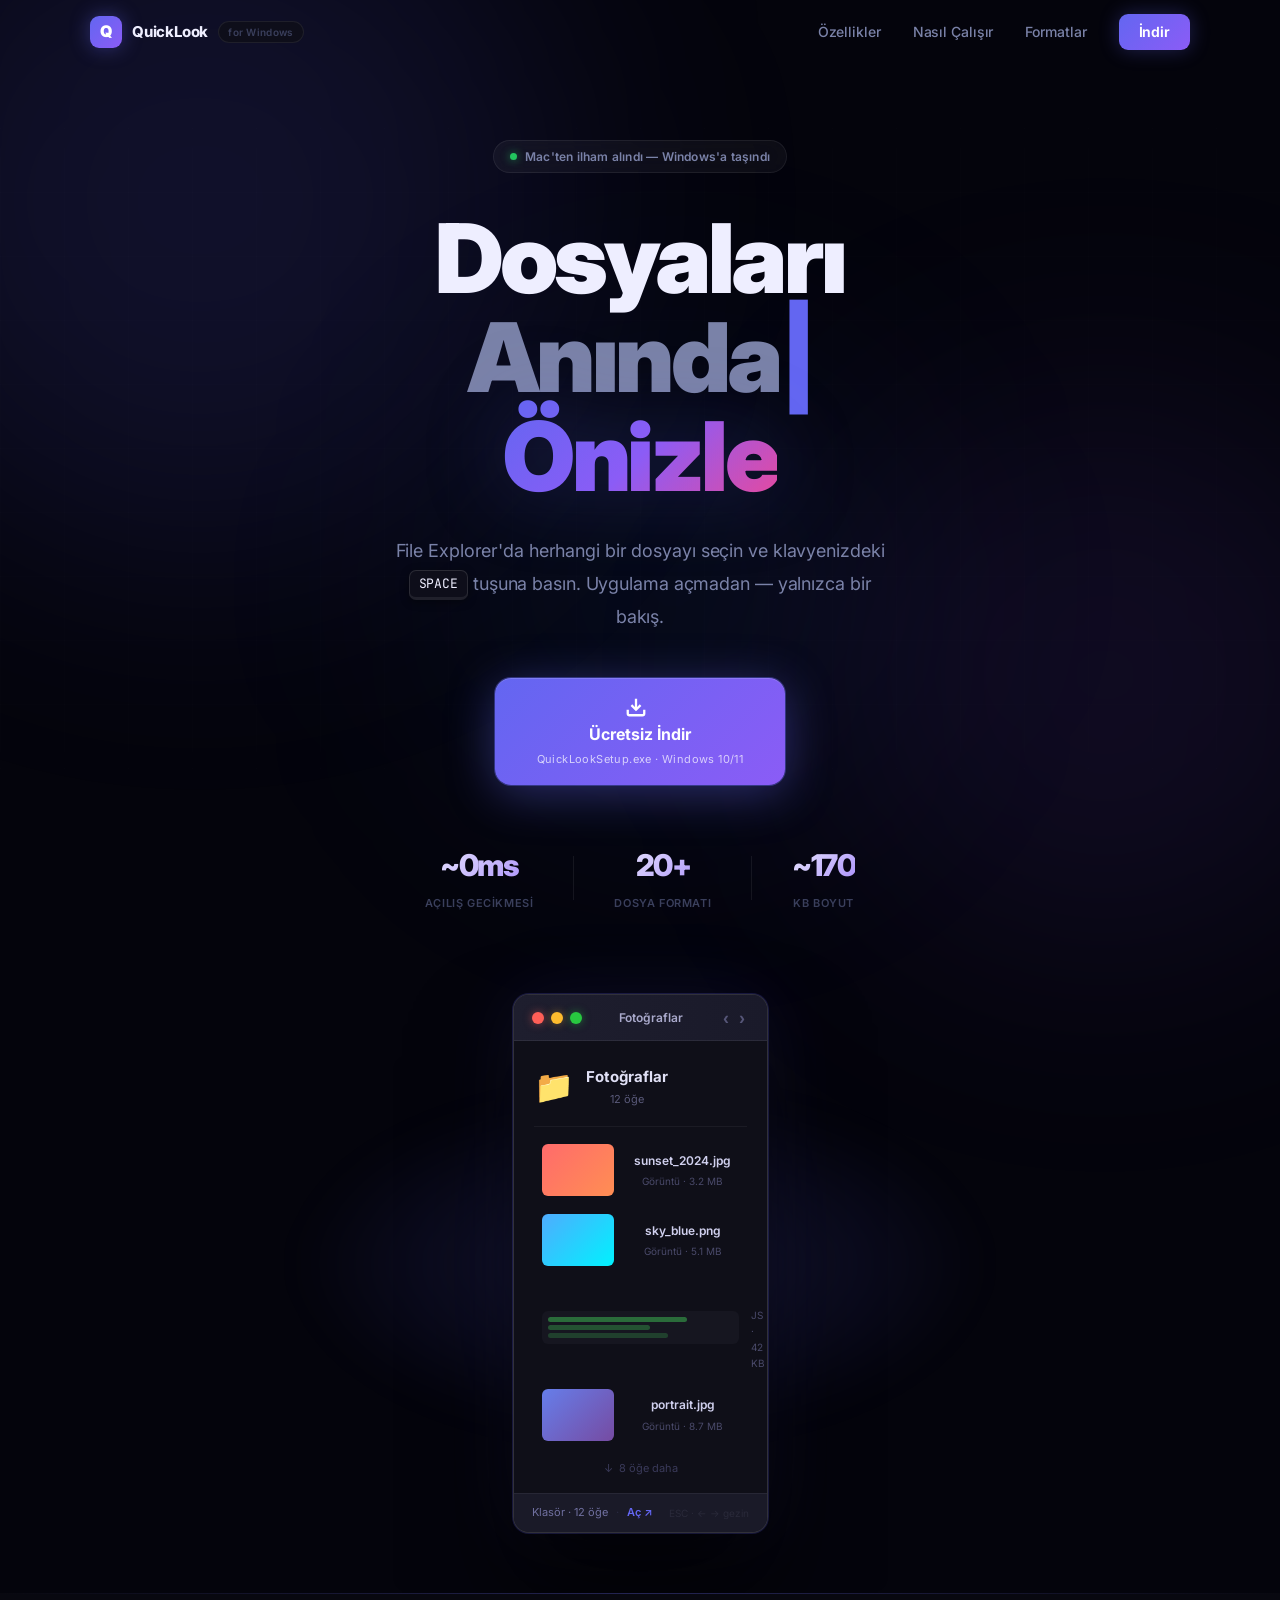
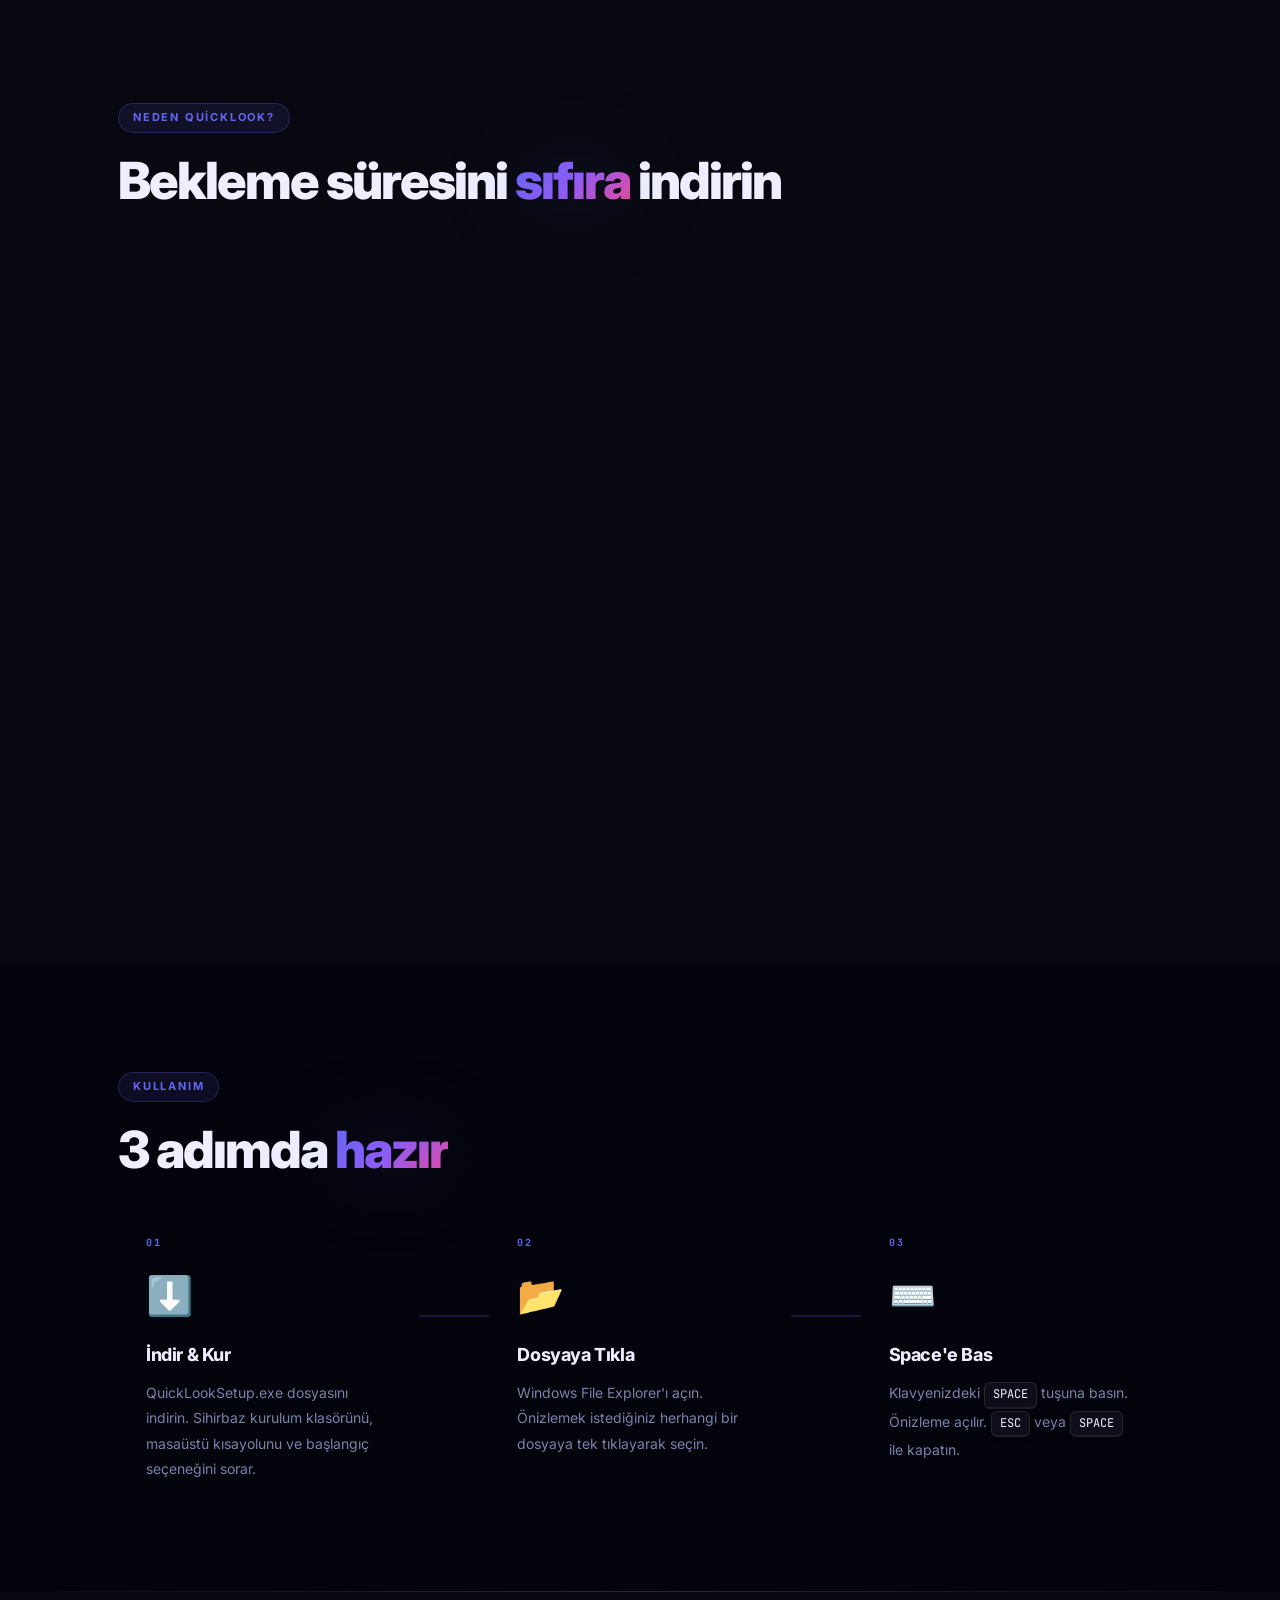
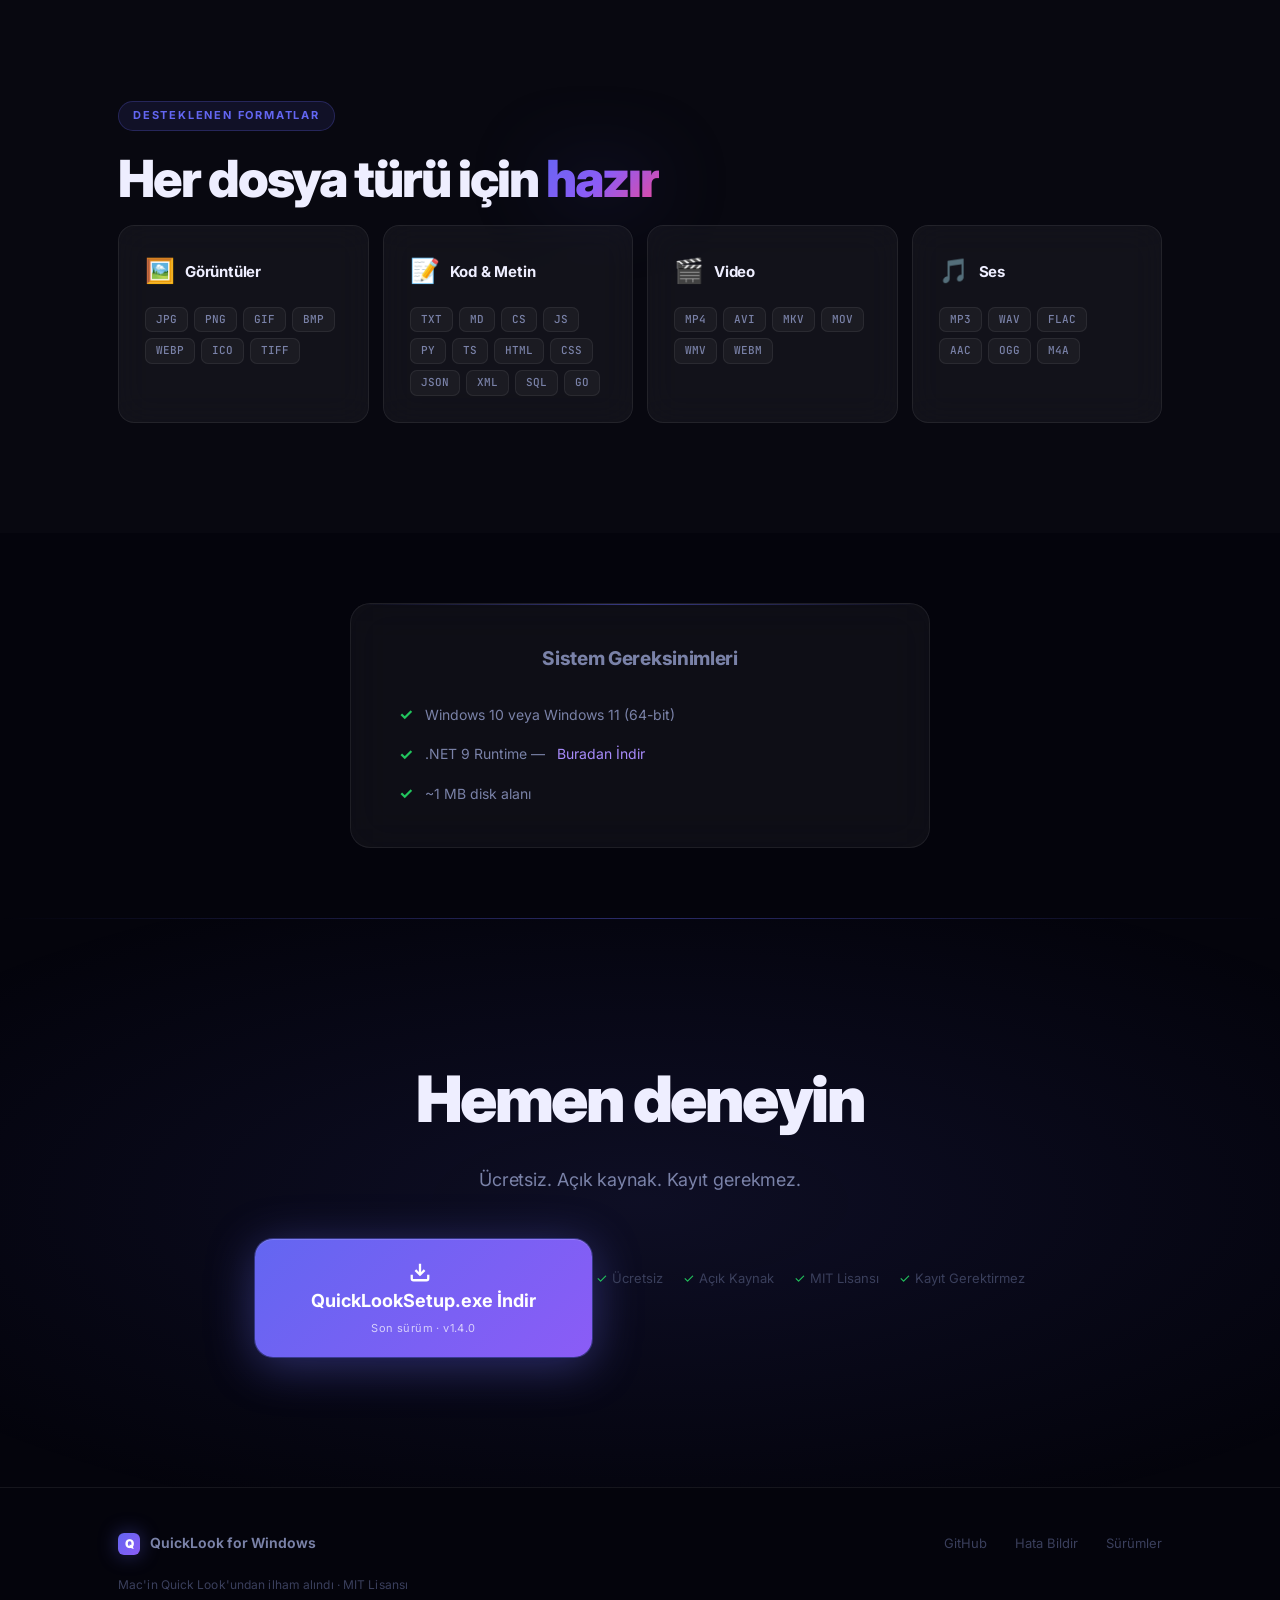
<file: index.html>
<!DOCTYPE html>
<html lang="tr">
<head>
    <meta charset="UTF-8">
    <meta name="viewport" content="width=device-width, initial-scale=1.0">
    <title>QuickLook for Windows — Anlık Dosya Önizleme</title>
    <meta name="description" content="Mac'in efsanevi Quick Look özelliği artık Windows'ta. Space tuşuna basarak dosyaları anında önizleyin.">
    <link rel="stylesheet" href="style.css">
    <link rel="preconnect" href="https://fonts.googleapis.com">
    <link href="https://fonts.googleapis.com/css2?family=Inter:ital,opsz,wght@0,14..32,300..900;1,14..32,300..900&family=JetBrains+Mono:wght@400;500&display=swap" rel="stylesheet">
</head>
<body>

<!-- Background orbs -->
<div class="orb orb-1" aria-hidden="true"></div>
<div class="orb orb-2" aria-hidden="true"></div>
<div class="orb orb-3" aria-hidden="true"></div>

<!-- NAV -->
<nav class="nav" id="nav">
    <div class="nav-inner">
        <div class="nav-logo">
            <div class="logo-mark">Q</div>
            <span class="logo-text">QuickLook</span>
            <span class="logo-badge">for Windows</span>
        </div>
        <div class="nav-links">
            <a href="#features">Özellikler</a>
            <a href="#how">Nasıl Çalışır</a>
            <a href="#formats">Formatlar</a>
            <a href="#download" class="btn-nav">İndir</a>
        </div>
    </div>
</nav>

<!-- HERO -->
<section class="hero" id="home">
    <div class="container">
        <div class="hero-eyebrow reveal">
            <span class="eyebrow-dot"></span>
            Mac'ten ilham alındı — Windows'a taşındı
        </div>

        <h1 class="hero-title reveal">
            Dosyaları<br>
            <span class="typed-wrap"><span class="typed" id="typed"></span><span class="cursor">|</span></span><br>
            <span class="gradient-text">Önizle</span>
        </h1>

        <p class="hero-sub reveal">
            File Explorer'da herhangi bir dosyayı seçin ve klavyenizdeki
            <kbd>SPACE</kbd> tuşuna basın. Uygulama açmadan — yalnızca bir bakış.
        </p>

        <div class="hero-cta reveal">
            <a href="https://github.com/serdalswd/QuickLookWindows/releases/latest/download/QuickLookSetup.exe"
               class="btn-download" id="dl-btn">
                <svg class="btn-icon" viewBox="0 0 24 24" fill="none" stroke="currentColor" stroke-width="2.5">
                    <path d="M21 15v4a2 2 0 01-2 2H5a2 2 0 01-2-2v-4"/>
                    <polyline points="7 10 12 15 17 10"/>
                    <line x1="12" y1="15" x2="12" y2="3"/>
                </svg>
                Ücretsiz İndir
                <span class="btn-sub">QuickLookSetup.exe · Windows 10/11</span>
            </a>
        </div>

        <div class="hero-stats reveal">
            <div class="stat"><span class="stat-val">~0ms</span><span class="stat-label">Açılış Gecikmesi</span></div>
            <div class="stat-div"></div>
            <div class="stat"><span class="stat-val">20+</span><span class="stat-label">Dosya Formatı</span></div>
            <div class="stat-div"></div>
            <div class="stat"><span class="stat-val">~170</span><span class="stat-label">KB Boyut</span></div>
        </div>
    </div>

    <!-- Realistic App Mockup -->
    <div class="mockup-scene reveal">
        <div class="mockup-glow"></div>
        <div class="app-win" id="app-win">
            <!-- Title bar -->
            <div class="aw-bar">
                <div class="aw-dots">
                    <span class="aw-dot r"></span>
                    <span class="aw-dot y"></span>
                    <span class="aw-dot g"></span>
                </div>
                <span class="aw-title">Fotoğraflar</span>
                <div class="aw-nav">
                    <button class="aw-nav-btn">‹</button>
                    <button class="aw-nav-btn">›</button>
                </div>
            </div>

            <!-- Folder content -->
            <div class="aw-content">
                <div class="aw-fhdr">
                    <span class="aw-ficon">📁</span>
                    <div>
                        <div class="aw-fname">Fotoğraflar</div>
                        <div class="aw-fcount">12 öğe</div>
                    </div>
                </div>

                <div class="aw-row">
                    <div class="aw-thumb" style="background:linear-gradient(135deg,#FF6B6B,#FF8E53)"></div>
                    <div class="aw-rinfo">
                        <div class="aw-rname">sunset_2024.jpg</div>
                        <div class="aw-rmeta">Görüntü · 3.2 MB</div>
                    </div>
                </div>
                <div class="aw-row">
                    <div class="aw-thumb" style="background:linear-gradient(135deg,#4FACFE,#00F2FE)"></div>
                    <div class="aw-rinfo">
                        <div class="aw-rname">sky_blue.png</div>
                        <div class="aw-rmeta">Görüntü · 5.1 MB</div>
                    </div>
                </div>
                <div class="aw-row">
                    <div class="aw-thumb aw-thumb-code">
                        <span></span><span></span><span></span>
                    </div>
                    <div class="aw-rinfo">
                        <div class="aw-rname">index.js</div>
                        <div class="aw-rmeta">JS · 42 KB</div>
                    </div>
                </div>
                <div class="aw-row">
                    <div class="aw-thumb" style="background:linear-gradient(135deg,#667EEA,#764BA2)"></div>
                    <div class="aw-rinfo">
                        <div class="aw-rname">portrait.jpg</div>
                        <div class="aw-rmeta">Görüntü · 8.7 MB</div>
                    </div>
                </div>
                <div class="aw-row aw-row-more">↓ &nbsp;8 öğe daha</div>
            </div>

            <!-- Info bar -->
            <div class="aw-foot">
                <span class="aw-ftype">Klasör · 12 öğe</span>
                <span class="aw-sep">·</span>
                <span class="aw-fopen">Aç ↗</span>
                <span class="aw-fhint">ESC · ← → gezin</span>
            </div>
        </div>
    </div>
</section>

<!-- FEATURES -->
<section class="features" id="features">
    <div class="container">
        <div class="section-badge reveal">Neden QuickLook?</div>
        <h2 class="section-title reveal">Bekleme süresini <span class="gradient-text">sıfıra</span> indirin</h2>
        <p class="section-desc reveal">Bir dosyayı açıp kapamak yerine tek tuşla önizleyin. Zaman kazanın, akışınızı koruyun.</p>

        <div class="feat-grid">
            <div class="feat-card reveal">
                <div class="feat-top">
                    <div class="feat-icon">⚡</div>
                </div>
                <h3>Anlık Açılış</h3>
                <p>Herhangi bir gecikme yok. Space'e basın, önizleme anında açılır. Sıfır bekleme, tam verimlilik.</p>
            </div>
            <div class="feat-card reveal">
                <div class="feat-top">
                    <div class="feat-icon">🎯</div>
                </div>
                <h3>Akıllı Algılama</h3>
                <p>Yalnızca File Explorer'dayken devreye girer. Diğer uygulamalarda Space tuşunu asla engellemez.</p>
            </div>
            <div class="feat-card reveal">
                <div class="feat-top">
                    <div class="feat-icon">🖥️</div>
                </div>
                <h3>Mac Tasarımı</h3>
                <p>Mac'in ikonik trafik ışığı düğmeleri — kapat, aç, genişlet. Tamamen işlevsel, tanıdık arayüz.</p>
            </div>
            <div class="feat-card reveal">
                <div class="feat-top">
                    <div class="feat-icon">📂</div>
                </div>
                <h3>Klasör Önizleme</h3>
                <p>Klasörlerin içini görün. Resimler için küçük resim, kod dosyaları için içerik önizlemesi.</p>
            </div>
            <div class="feat-card reveal">
                <div class="feat-top">
                    <div class="feat-icon">🔇</div>
                </div>
                <h3>Arka Planda</h3>
                <p>Sistem tepsisinde sessizce çalışır. RAM kullanımı son derece düşük, görev çubuğunu kirletmez.</p>
            </div>
            <div class="feat-card reveal">
                <div class="feat-top">
                    <div class="feat-icon">🆓</div>
                </div>
                <h3>Tamamen Ücretsiz</h3>
                <p>Açık kaynak, reklamsız, kayıtsız. Kaynak kodu GitHub'da herkesin incelemesine açık.</p>
            </div>
        </div>
    </div>
</section>

<!-- HOW IT WORKS -->
<section class="how" id="how">
    <div class="container">
        <div class="section-badge reveal">Kullanım</div>
        <h2 class="section-title reveal">3 adımda <span class="gradient-text">hazır</span></h2>

        <div class="steps-wrap">
            <div class="step reveal">
                <div class="step-num">01</div>
                <div class="step-body">
                    <div class="step-ico">⬇️</div>
                    <h3>İndir & Kur</h3>
                    <p>QuickLookSetup.exe dosyasını indirin. Sihirbaz kurulum klasörünü, masaüstü kısayolunu ve başlangıç seçeneğini sorar.</p>
                </div>
            </div>
            <div class="step-connector reveal"><span></span></div>
            <div class="step reveal">
                <div class="step-num">02</div>
                <div class="step-body">
                    <div class="step-ico">📂</div>
                    <h3>Dosyaya Tıkla</h3>
                    <p>Windows File Explorer'ı açın. Önizlemek istediğiniz herhangi bir dosyaya tek tıklayarak seçin.</p>
                </div>
            </div>
            <div class="step-connector reveal"><span></span></div>
            <div class="step reveal">
                <div class="step-num">03</div>
                <div class="step-body">
                    <div class="step-ico">⌨️</div>
                    <h3>Space'e Bas</h3>
                    <p>Klavyenizdeki <kbd>SPACE</kbd> tuşuna basın. Önizleme açılır. <kbd>ESC</kbd> veya <kbd>SPACE</kbd> ile kapatın.</p>
                </div>
            </div>
        </div>
    </div>
</section>

<!-- FORMATS -->
<section class="formats" id="formats">
    <div class="container">
        <div class="section-badge reveal">Desteklenen Formatlar</div>
        <h2 class="section-title reveal">Her dosya türü için <span class="gradient-text">hazır</span></h2>

        <div class="fmt-grid">
            <div class="fmt-card reveal">
                <div class="fmt-header">
                    <span class="fmt-emoji">🖼️</span>
                    <span class="fmt-cat">Görüntüler</span>
                </div>
                <div class="fmt-tags">
                    <span>JPG</span><span>PNG</span><span>GIF</span><span>BMP</span><span>WEBP</span><span>ICO</span><span>TIFF</span>
                </div>
            </div>
            <div class="fmt-card reveal">
                <div class="fmt-header">
                    <span class="fmt-emoji">📝</span>
                    <span class="fmt-cat">Kod & Metin</span>
                </div>
                <div class="fmt-tags">
                    <span>TXT</span><span>MD</span><span>CS</span><span>JS</span><span>PY</span><span>TS</span><span>HTML</span><span>CSS</span><span>JSON</span><span>XML</span><span>SQL</span><span>GO</span>
                </div>
            </div>
            <div class="fmt-card reveal">
                <div class="fmt-header">
                    <span class="fmt-emoji">🎬</span>
                    <span class="fmt-cat">Video</span>
                </div>
                <div class="fmt-tags">
                    <span>MP4</span><span>AVI</span><span>MKV</span><span>MOV</span><span>WMV</span><span>WEBM</span>
                </div>
            </div>
            <div class="fmt-card reveal">
                <div class="fmt-header">
                    <span class="fmt-emoji">🎵</span>
                    <span class="fmt-cat">Ses</span>
                </div>
                <div class="fmt-tags">
                    <span>MP3</span><span>WAV</span><span>FLAC</span><span>AAC</span><span>OGG</span><span>M4A</span>
                </div>
            </div>
        </div>
    </div>
</section>

<!-- REQUIREMENTS -->
<section class="reqs">
    <div class="container">
        <div class="req-box reveal">
            <h3>Sistem Gereksinimleri</h3>
            <div class="req-cols">
                <div class="req-item"><span class="req-ok">✓</span> Windows 10 veya Windows 11 (64-bit)</div>
                <div class="req-item"><span class="req-ok">✓</span> .NET 9 Runtime — <a href="https://dotnet.microsoft.com/download/dotnet/9.0" target="_blank">Buradan İndir</a></div>
                <div class="req-item"><span class="req-ok">✓</span> ~1 MB disk alanı</div>
            </div>
        </div>
    </div>
</section>

<!-- DOWNLOAD CTA -->
<section class="dl-cta" id="download">
    <div class="container">
        <h2 class="reveal">Hemen deneyin</h2>
        <p class="reveal">Ücretsiz. Açık kaynak. Kayıt gerekmez.</p>
        <a href="https://github.com/serdalswd/QuickLookWindows/releases/latest/download/QuickLookSetup.exe"
           class="btn-download large reveal">
            <svg class="btn-icon" viewBox="0 0 24 24" fill="none" stroke="currentColor" stroke-width="2.5">
                <path d="M21 15v4a2 2 0 01-2 2H5a2 2 0 01-2-2v-4"/>
                <polyline points="7 10 12 15 17 10"/>
                <line x1="12" y1="15" x2="12" y2="3"/>
            </svg>
            QuickLookSetup.exe İndir
            <span class="btn-sub">Son sürüm · v1.4.0</span>
        </a>
        <div class="tagline reveal">
            <span>Ücretsiz</span>
            <span>Açık Kaynak</span>
            <span>MIT Lisansı</span>
            <span>Kayıt Gerektirmez</span>
        </div>
    </div>
</section>

<!-- FOOTER -->
<footer class="footer">
    <div class="container footer-inner">
        <div class="footer-logo">
            <div class="logo-mark sm">Q</div>
            QuickLook for Windows
        </div>
        <div class="footer-links">
            <a href="https://github.com/serdalswd/QuickLookWindows" target="_blank">GitHub</a>
            <a href="https://github.com/serdalswd/QuickLookWindows/issues" target="_blank">Hata Bildir</a>
            <a href="https://github.com/serdalswd/QuickLookWindows/releases" target="_blank">Sürümler</a>
        </div>
        <div class="footer-note">Mac'in Quick Look'undan ilham alındı · MIT Lisansı</div>
    </div>
</footer>

<script src="script.js"></script>
</body>
</html>
</file>
<file: style.css>
*,*::before,*::after{box-sizing:border-box;margin:0;padding:0}

:root{
  --bg:       #04040C;
  --bg2:      #080810;
  --bg3:      #0E0E1A;
  --bg4:      #141424;
  --glass:    rgba(255,255,255,.042);
  --glass-h:  rgba(255,255,255,.075);
  --border:   rgba(255,255,255,.07);
  --border-h: rgba(255,255,255,.16);
  --txt:      #EEEEFF;
  --txt2:     #7A82A8;
  --txt3:     #3A3F5C;
  --accent:   #6366F1;
  --accent2:  #8B5CF6;
  --accent3:  #A78BFA;
  --pink:     #EC4899;
  --green:    #22C55E;
  --red:      #FF5F57;
  --yellow:   #FEBC2E;
}

html{scroll-behavior:smooth}
body{background:var(--bg);color:var(--txt);font-family:'Inter',-apple-system,BlinkMacSystemFont,'Segoe UI',sans-serif;line-height:1.6;overflow-x:hidden;-webkit-font-smoothing:antialiased}

/* ─── BACKGROUND ORBS ──────────────────────────────────────────────────────── */
.orb{position:fixed;border-radius:50%;filter:blur(130px);pointer-events:none;z-index:0;will-change:transform}
.orb-1{width:700px;height:700px;background:rgba(99,102,241,.13);top:-150px;left:-150px;animation:orb-a 22s ease-in-out infinite}
.orb-2{width:550px;height:550px;background:rgba(139,92,246,.09);bottom:-50px;right:-100px;animation:orb-a 28s ease-in-out infinite reverse}
.orb-3{width:450px;height:450px;background:rgba(59,130,246,.07);top:40%;left:35%;animation:orb-a 18s ease-in-out infinite 6s}
@keyframes orb-a{0%,100%{transform:translate(0,0) scale(1)}33%{transform:translate(40px,-50px) scale(1.06)}66%{transform:translate(-30px,30px) scale(.95)}}

/* ─── GRID OVERLAY ─────────────────────────────────────────────────────────── */
body::before{content:'';position:fixed;inset:0;background-image:linear-gradient(rgba(255,255,255,.025) 1px,transparent 1px),linear-gradient(90deg,rgba(255,255,255,.025) 1px,transparent 1px);background-size:64px 64px;pointer-events:none;z-index:0;mask-image:linear-gradient(to bottom,transparent,rgba(0,0,0,.3) 20%,rgba(0,0,0,.3) 80%,transparent)}

.container{max-width:1100px;margin:0 auto;padding:0 28px;position:relative;z-index:1}

/* ─── NAV ───────────────────────────────────────────────────────────────────── */
.nav{position:fixed;top:0;left:0;right:0;z-index:100;padding:0 28px;transition:all .3s}
.nav.scrolled{background:rgba(4,4,12,.82);backdrop-filter:blur(28px);-webkit-backdrop-filter:blur(28px);border-bottom:1px solid var(--border)}
.nav-inner{max-width:1100px;margin:0 auto;height:64px;display:flex;align-items:center;justify-content:space-between}
.nav-logo{display:flex;align-items:center;gap:10px}
.logo-mark{width:32px;height:32px;background:linear-gradient(135deg,var(--accent),var(--accent2));border-radius:9px;display:flex;align-items:center;justify-content:center;font-weight:900;font-size:16px;color:#fff;flex-shrink:0;box-shadow:0 0 20px rgba(99,102,241,.4)}
.logo-mark.sm{width:22px;height:22px;font-size:12px;border-radius:6px}
.logo-text{font-weight:750;font-size:15px;letter-spacing:-.2px}
.logo-badge{font-size:10px;color:var(--txt3);background:var(--bg3);border:1px solid var(--border);padding:2px 9px;border-radius:999px;font-weight:600;letter-spacing:.3px}
.nav-links{display:flex;align-items:center;gap:32px}
.nav-links a{color:var(--txt2);text-decoration:none;font-size:14px;font-weight:500;transition:color .2s;letter-spacing:-.1px}
.nav-links a:hover{color:var(--txt)}
.btn-nav{background:linear-gradient(135deg,var(--accent),var(--accent2))!important;color:#fff!important;padding:7px 20px!important;border-radius:9px!important;font-weight:650!important;transition:opacity .2s,box-shadow .2s!important;box-shadow:0 0 20px rgba(99,102,241,.3)!important}
.btn-nav:hover{opacity:.9!important;box-shadow:0 0 32px rgba(99,102,241,.5)!important}

/* ─── HERO ──────────────────────────────────────────────────────────────────── */
.hero{padding:140px 0 60px;text-align:center;position:relative;min-height:100vh;display:flex;flex-direction:column;justify-content:center}
.hero-eyebrow{display:inline-flex;align-items:center;gap:8px;font-size:12px;font-weight:600;color:var(--txt2);background:var(--glass);border:1px solid var(--border);padding:6px 16px;border-radius:999px;margin-bottom:36px;letter-spacing:.2px;backdrop-filter:blur(12px)}
.eyebrow-dot{width:7px;height:7px;background:var(--green);border-radius:50%;animation:blink 2.2s ease-in-out infinite;box-shadow:0 0 8px rgba(34,197,94,.7)}
@keyframes blink{0%,100%{opacity:1;transform:scale(1)}50%{opacity:.3;transform:scale(.7)}}
.hero-title{font-size:clamp(48px,7.5vw,96px);font-weight:900;line-height:1.03;letter-spacing:-3.5px;margin-bottom:28px}
.typed-wrap{display:inline-block;color:var(--txt2)}
.cursor{color:var(--accent);animation:cur .95s step-end infinite}
@keyframes cur{0%,100%{opacity:1}50%{opacity:0}}
.gradient-text{background:linear-gradient(135deg,var(--accent) 0%,var(--accent2) 50%,var(--pink) 100%);-webkit-background-clip:text;-webkit-text-fill-color:transparent;background-clip:text;filter:drop-shadow(0 0 40px rgba(99,102,241,.25))}
.hero-sub{font-size:18px;color:var(--txt2);max-width:500px;margin:0 auto 44px;line-height:1.85;letter-spacing:-.1px}
.hero-sub kbd{display:inline-block;background:var(--bg3);border:1px solid rgba(255,255,255,.12);border-bottom:3px solid rgba(255,255,255,.08);padding:1px 9px;border-radius:7px;font-family:'JetBrains Mono',monospace;font-size:13px;color:var(--txt);vertical-align:middle;box-shadow:0 2px 8px rgba(0,0,0,.4)}

/* ─── DOWNLOAD BUTTON ───────────────────────────────────────────────────────── */
.hero-cta{margin-bottom:56px}
.btn-download{position:relative;overflow:hidden;display:inline-flex;flex-direction:column;align-items:center;gap:4px;background:linear-gradient(135deg,var(--accent) 0%,var(--accent2) 100%);color:#fff;text-decoration:none;font-weight:700;font-size:16px;padding:18px 42px 16px;border-radius:16px;transition:transform .3s cubic-bezier(.23,1,.32,1),box-shadow .3s;box-shadow:0 0 0 1px rgba(99,102,241,.4),0 8px 48px rgba(99,102,241,.4),inset 0 1px 0 rgba(255,255,255,.15)}
.btn-download::before{content:'';position:absolute;top:0;left:-100%;width:70%;height:100%;background:linear-gradient(90deg,transparent,rgba(255,255,255,.22),transparent);animation:shine 3.5s ease-in-out infinite;pointer-events:none}
@keyframes shine{0%{left:-100%}60%,100%{left:150%}}
.btn-download:hover{transform:translateY(-4px) scale(1.02);box-shadow:0 0 0 1px rgba(99,102,241,.6),0 20px 60px rgba(99,102,241,.55),inset 0 1px 0 rgba(255,255,255,.15)}
.btn-download.large{font-size:18px;padding:22px 56px 20px;border-radius:18px}
.btn-icon{width:22px;height:22px;margin-right:8px;vertical-align:middle}
.btn-sub{font-size:11px;font-weight:400;opacity:.7;letter-spacing:.4px}

/* ─── STATS ─────────────────────────────────────────────────────────────────── */
.hero-stats{display:flex;align-items:center;justify-content:center;gap:40px;flex-wrap:wrap;margin-top:8px}
.stat{text-align:center}
.stat-val{display:block;font-size:30px;font-weight:850;letter-spacing:-1.5px;background:linear-gradient(135deg,var(--txt),var(--accent3));-webkit-background-clip:text;-webkit-text-fill-color:transparent;background-clip:text}
.stat-label{font-size:11px;color:var(--txt3);font-weight:600;letter-spacing:.6px;text-transform:uppercase}
.stat-div{width:1px;height:44px;background:var(--border)}

/* ─── APP MOCKUP ─────────────────────────────────────────────────────────────── */
.mockup-scene{position:relative;max-width:780px;margin:80px auto 0}
.mockup-glow{position:absolute;top:50%;left:50%;transform:translate(-50%,-50%);width:700px;height:350px;background:radial-gradient(ellipse,rgba(99,102,241,.2) 0%,transparent 70%);pointer-events:none;z-index:0;filter:blur(20px)}
.app-win{background:#14141E;border:1px solid rgba(255,255,255,.12);border-radius:16px;overflow:hidden;box-shadow:0 0 0 1px rgba(99,102,241,.2),0 60px 100px rgba(0,0,0,.75),0 0 80px rgba(99,102,241,.12);position:relative;z-index:1;animation:float 7s ease-in-out infinite}
@keyframes float{0%,100%{transform:translateY(0) perspective(1000px) rotateX(0deg)}50%{transform:translateY(-12px) perspective(1000px) rotateX(1deg)}}

/* Title bar */
.aw-bar{background:linear-gradient(90deg,#1E1E2E,#1A1A2A);padding:13px 18px;display:flex;align-items:center;gap:10px;border-bottom:1px solid rgba(255,255,255,.07)}
.aw-dots{display:flex;gap:7px;align-items:center}
.aw-dot{width:12px;height:12px;border-radius:50%}
.aw-dot.r{background:var(--red);box-shadow:0 0 8px rgba(255,95,87,.5)}
.aw-dot.y{background:var(--yellow);box-shadow:0 0 8px rgba(254,188,46,.4)}
.aw-dot.g{background:#28C840;box-shadow:0 0 8px rgba(40,200,64,.5)}
.aw-title{flex:1;text-align:center;font-size:12px;font-weight:600;color:#AAAACC;letter-spacing:-.1px}
.aw-nav{display:flex;gap:2px}
.aw-nav-btn{background:transparent;border:none;color:#555577;font-size:18px;font-weight:900;cursor:pointer;padding:0 4px;line-height:1}

/* Content / folder preview */
.aw-content{background:#0F0F18;padding:20px 20px 8px}
.aw-fhdr{display:flex;align-items:center;gap:12px;padding:0 0 14px;border-bottom:1px solid rgba(255,255,255,.05);margin-bottom:10px}
.aw-ficon{font-size:32px}
.aw-fname{font-size:15px;font-weight:700;color:#E0E0F5}
.aw-fcount{font-size:11px;color:#5A5A7A;margin-top:2px}

.aw-row{display:flex;align-items:center;gap:12px;padding:7px 8px;border-radius:8px;margin-bottom:4px;transition:background .15s}
.aw-row:hover{background:rgba(255,255,255,.04)}
.aw-thumb{width:72px;height:52px;border-radius:6px;overflow:hidden;flex-shrink:0}
.aw-thumb-img{width:100%;height:100%;object-fit:cover}
.aw-thumb-code{width:100%;height:100%;background:#161620;display:flex;flex-direction:column;justify-content:center;padding:6px;gap:3px}
.aw-thumb-code span{display:block;height:5px;border-radius:3px;background:#2A6B3A}
.aw-thumb-code span:nth-child(1){width:75%}
.aw-thumb-code span:nth-child(2){width:55%;opacity:.7}
.aw-thumb-code span:nth-child(3){width:65%;opacity:.5}
.aw-rinfo{flex:1;min-width:0}
.aw-rname{font-size:12px;font-weight:600;color:#D0D0EE;white-space:nowrap;overflow:hidden;text-overflow:ellipsis}
.aw-rmeta{font-size:10px;color:#4A4A6A;margin-top:3px}
.aw-row-more{justify-content:center;color:#3A3A5A;font-size:11px;padding:8px 0 4px}

/* Footer */
.aw-foot{background:#1A1A28;padding:10px 18px;display:flex;align-items:center;gap:8px;font-size:11px;color:#5A5A7A;border-top:1px solid rgba(255,255,255,.06)}
.aw-ftype{color:#7070A0}
.aw-sep{color:#2A2A42}
.aw-fopen{margin-left:auto;color:var(--accent);font-weight:600;cursor:pointer}
.aw-fhint{color:#2A2A3A;font-size:10px;margin-left:8px}

/* ─── SECTIONS COMMON ───────────────────────────────────────────────────────── */
.section-badge{display:inline-block;font-size:11px;font-weight:700;letter-spacing:1.8px;text-transform:uppercase;color:var(--accent);background:rgba(99,102,241,.1);border:1px solid rgba(99,102,241,.25);padding:5px 14px;border-radius:999px;margin-bottom:18px}
.section-title{font-size:clamp(32px,4vw,52px);font-weight:850;letter-spacing:-2px;margin-bottom:16px;line-height:1.15}
.section-desc{color:var(--txt2);font-size:17px;max-width:480px;margin-bottom:60px;line-height:1.75}

/* ─── FEATURES ──────────────────────────────────────────────────────────────── */
.features{padding:110px 0;background:var(--bg2);position:relative}
.features::before{content:'';position:absolute;top:0;left:0;right:0;height:1px;background:linear-gradient(90deg,transparent,rgba(99,102,241,.3),transparent)}
.feat-grid{display:grid;grid-template-columns:repeat(auto-fit,minmax(300px,1fr));gap:14px}
.feat-card{background:var(--glass);backdrop-filter:blur(20px);-webkit-backdrop-filter:blur(20px);border:1px solid var(--border);border-radius:20px;padding:34px 30px;transition:all .35s cubic-bezier(.23,1,.32,1);position:relative;overflow:hidden;cursor:default}
.feat-card::before{content:'';position:absolute;inset:0;border-radius:20px;background:radial-gradient(circle at var(--mx,50%) var(--my,50%),rgba(99,102,241,.12) 0%,transparent 65%);opacity:0;transition:opacity .35s;pointer-events:none}
.feat-card:hover{background:var(--glass-h);border-color:var(--border-h);transform:translateY(-6px) scale(1.01);box-shadow:0 32px 64px rgba(0,0,0,.5),0 0 0 1px rgba(99,102,241,.15),0 0 40px rgba(99,102,241,.06)}
.feat-card:hover::before{opacity:1}
.feat-top{display:flex;align-items:center;justify-content:space-between;margin-bottom:18px}
.feat-icon{font-size:30px;display:flex;align-items:center;justify-content:center;width:52px;height:52px;background:rgba(99,102,241,.1);border:1px solid rgba(99,102,241,.2);border-radius:14px}
.feat-card h3{font-size:16px;font-weight:750;margin-bottom:10px;letter-spacing:-.3px}
.feat-card p{font-size:13.5px;color:var(--txt2);line-height:1.75}

/* ─── HOW ───────────────────────────────────────────────────────────────────── */
.how{padding:110px 0}
.steps-wrap{display:flex;align-items:flex-start;gap:0;margin-top:56px}
.step{flex:1;padding:0 28px;position:relative}
.step-connector{width:70px;flex-shrink:0;display:flex;align-items:flex-start;justify-content:center;padding-top:60px}
.step-connector span{display:block;width:100%;height:2px;background:linear-gradient(90deg,var(--accent),var(--accent2));opacity:.2;margin-top:20px}
.step-num{font-size:10px;font-weight:700;letter-spacing:2px;color:var(--accent);font-family:'JetBrains Mono',monospace;margin-bottom:14px;text-transform:uppercase}
.step-ico{font-size:38px;margin-bottom:16px}
.step h3{font-size:18px;font-weight:750;margin-bottom:10px;letter-spacing:-.4px}
.step p{font-size:14px;color:var(--txt2);line-height:1.8}
.step p kbd{display:inline-block;background:var(--bg3);border:1px solid rgba(255,255,255,.1);border-bottom:2px solid rgba(255,255,255,.07);padding:1px 8px;border-radius:6px;font-family:'JetBrains Mono',monospace;font-size:12px;color:var(--txt);box-shadow:0 2px 6px rgba(0,0,0,.3)}

/* ─── FORMATS ───────────────────────────────────────────────────────────────── */
.formats{padding:110px 0;background:var(--bg2);position:relative}
.formats::before{content:'';position:absolute;top:0;left:0;right:0;height:1px;background:linear-gradient(90deg,transparent,rgba(99,102,241,.3),transparent)}
.fmt-grid{display:grid;grid-template-columns:repeat(auto-fit,minmax(220px,1fr));gap:14px;margin-top:18px}
.fmt-card{background:var(--glass);backdrop-filter:blur(16px);-webkit-backdrop-filter:blur(16px);border:1px solid var(--border);border-radius:16px;padding:26px;transition:all .3s cubic-bezier(.23,1,.32,1)}
.fmt-card:hover{background:var(--glass-h);border-color:var(--border-h);transform:translateY(-5px);box-shadow:0 20px 48px rgba(0,0,0,.45)}
.fmt-header{display:flex;align-items:center;gap:10px;margin-bottom:16px}
.fmt-emoji{font-size:24px}
.fmt-cat{font-size:15px;font-weight:700;letter-spacing:-.2px}
.fmt-tags{display:flex;flex-wrap:wrap;gap:6px}
.fmt-tags span{background:rgba(255,255,255,.04);border:1px solid var(--border);padding:3px 10px;border-radius:7px;font-size:11px;font-family:'JetBrains Mono',monospace;color:var(--txt2);font-weight:500;transition:all .2s}
.fmt-tags span:hover{background:rgba(99,102,241,.12);border-color:rgba(99,102,241,.3);color:var(--accent3)}

/* ─── REQUIREMENTS ──────────────────────────────────────────────────────────── */
.reqs{padding:70px 0}
.req-box{background:var(--glass);backdrop-filter:blur(20px);border:1px solid var(--border);border-radius:20px;padding:40px 48px;max-width:580px;margin:0 auto;text-align:center;position:relative;overflow:hidden}
.req-box::before{content:'';position:absolute;top:0;left:0;right:0;height:1px;background:linear-gradient(90deg,transparent,rgba(99,102,241,.5),transparent)}
.req-box h3{font-size:19px;font-weight:750;margin-bottom:28px;color:var(--txt2);letter-spacing:-.3px}
.req-cols{display:flex;flex-direction:column;gap:14px;text-align:left}
.req-item{font-size:14px;color:var(--txt2);display:flex;align-items:center;gap:12px}
.req-ok{color:var(--green);font-weight:700;font-size:16px}
.req-item a{color:var(--accent3);text-decoration:none;transition:color .2s}
.req-item a:hover{color:var(--txt)}

/* ─── DOWNLOAD CTA ──────────────────────────────────────────────────────────── */
.dl-cta{padding:130px 0;text-align:center;position:relative;overflow:hidden}
.dl-cta::before{content:'';position:absolute;inset:0;background:radial-gradient(ellipse 70% 60% at 50% 50%,rgba(99,102,241,.11),transparent);pointer-events:none}
.dl-cta::after{content:'';position:absolute;top:0;left:0;right:0;height:1px;background:linear-gradient(90deg,transparent,rgba(99,102,241,.4),transparent)}
.dl-cta h2{font-size:clamp(40px,5vw,68px);font-weight:900;letter-spacing:-2.5px;margin-bottom:16px}
.dl-cta p{font-size:18px;color:var(--txt2);margin-bottom:44px;letter-spacing:-.1px}
.dl-cta .tagline{display:inline-flex;gap:20px;font-size:13px;color:var(--txt3);margin-top:28px;flex-wrap:wrap;justify-content:center}
.dl-cta .tagline span::before{content:'✓ ';color:var(--green)}

/* ─── FOOTER ────────────────────────────────────────────────────────────────── */
.footer{border-top:1px solid var(--border);padding:44px 0}
.footer-inner{display:flex;align-items:center;justify-content:space-between;flex-wrap:wrap;gap:20px}
.footer-logo{display:flex;align-items:center;gap:10px;font-size:14px;font-weight:650;color:var(--txt2)}
.footer-links{display:flex;gap:28px}
.footer-links a{font-size:13px;color:var(--txt3);text-decoration:none;transition:color .2s}
.footer-links a:hover{color:var(--txt2)}
.footer-note{font-size:12px;color:var(--txt3);width:100%;letter-spacing:.1px}

/* ─── REVEAL ────────────────────────────────────────────────────────────────── */
.reveal{opacity:0;transform:translateY(32px);transition:opacity .7s cubic-bezier(.22,1,.36,1),transform .7s cubic-bezier(.22,1,.36,1)}
.reveal.in{opacity:1;transform:translateY(0)}

/* ─── RESPONSIVE ────────────────────────────────────────────────────────────── */
@media(max-width:780px){
  .nav-links a:not(.btn-nav){display:none}
  .hero-title{letter-spacing:-2px}
  .steps-wrap{flex-direction:column}
  .step-connector{display:none}
  .stat-div{height:1px;width:40px}
  .footer-inner{flex-direction:column;text-align:center}
  .footer-links{justify-content:center}
  .app-win{transform:scale(.88);transform-origin:top center}
  .req-box{padding:32px 28px}
}
</file>
